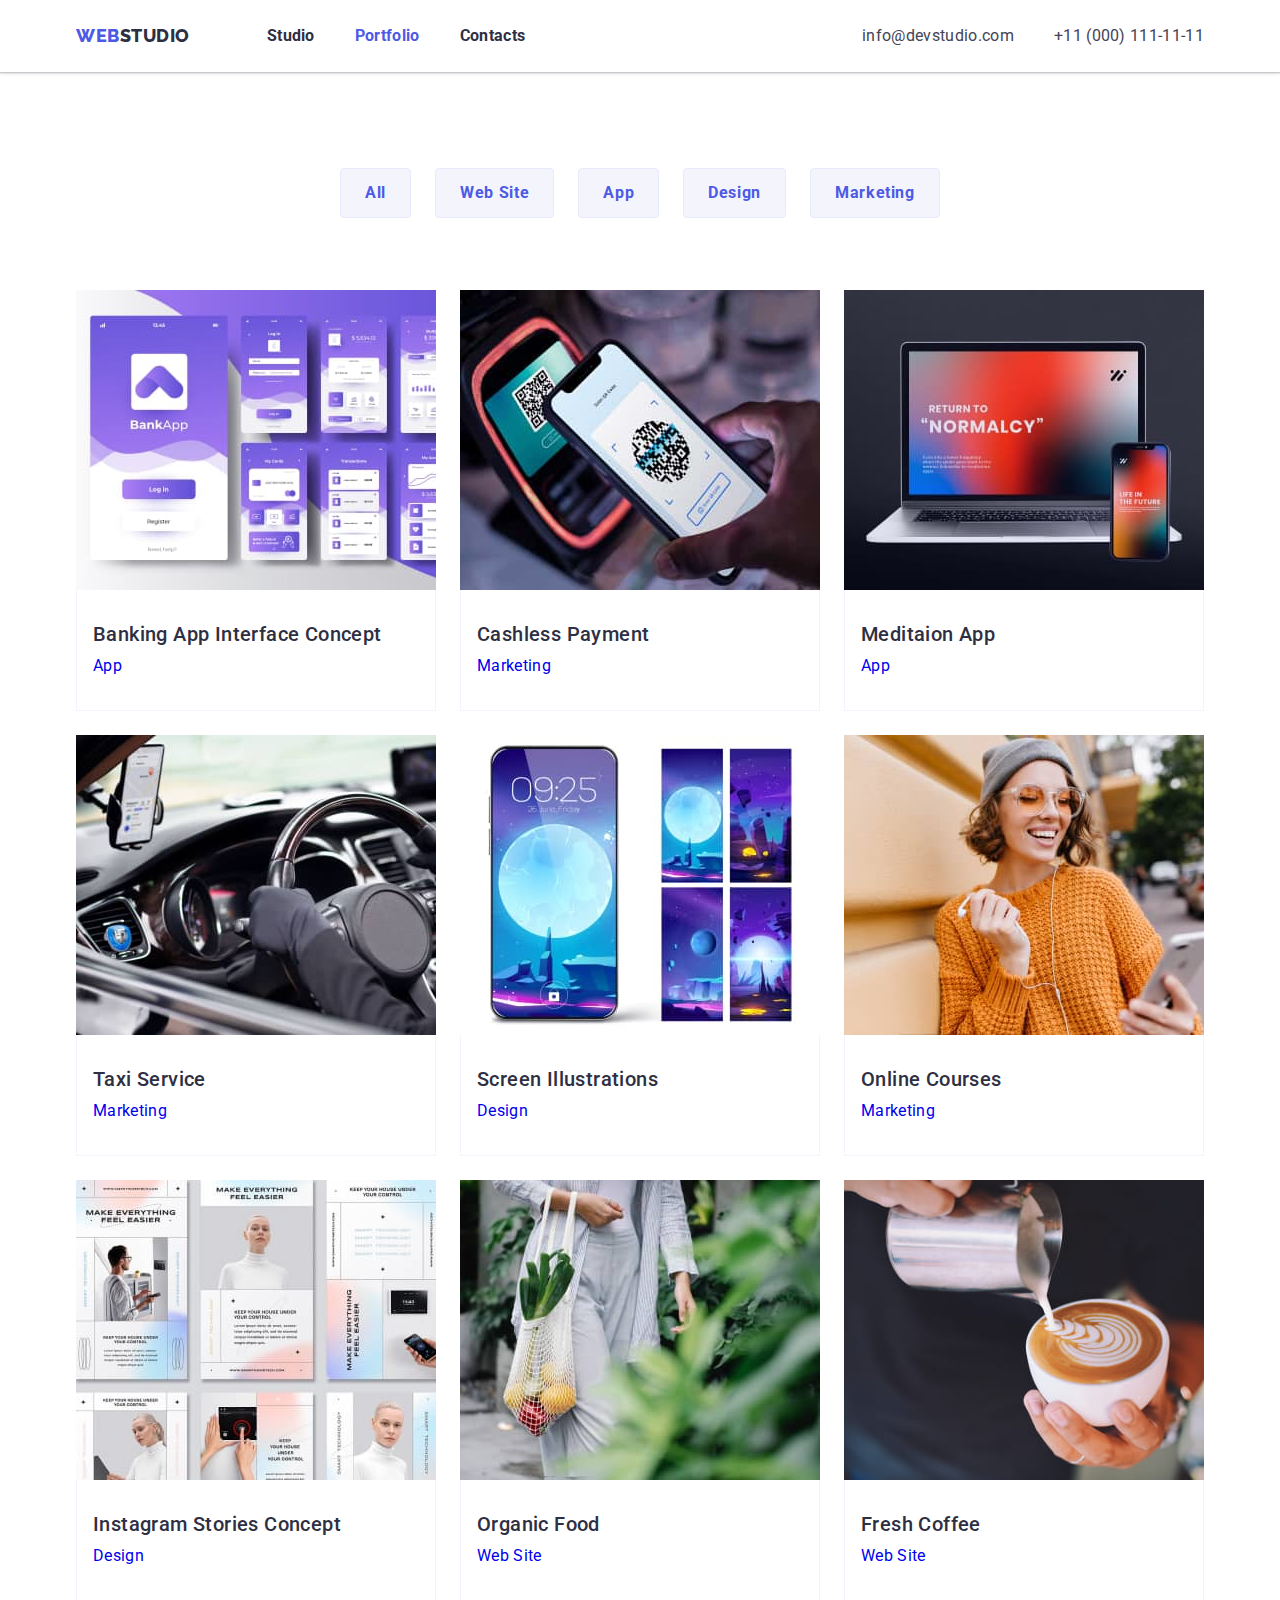
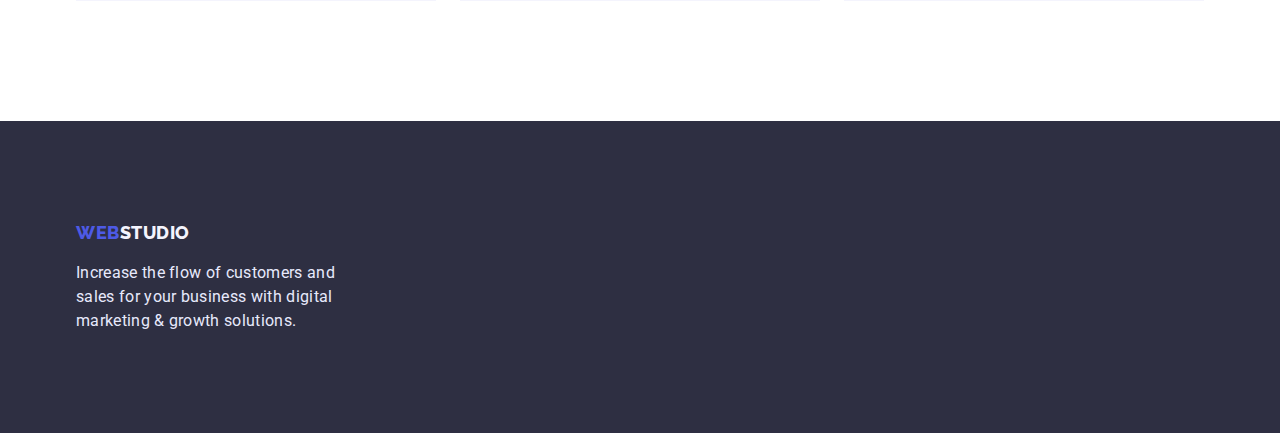
<file: portfolio.html>
<!DOCTYPE html>
<html lang="en">
	<head>
		<meta charset="UTF-8" />
		<meta http-equiv="X-UA-Compatible" content="IE=edge" />
		<meta name="viewport" content="width=device-width, initial-scale=1.0" />
		<link rel="preconnect" href="https://fonts.googleapis.com" />
		<link rel="preconnect" href="https://fonts.gstatic.com" crossorigin />
		<link
			href="https://fonts.googleapis.com/css2?family=Raleway:wght@700;800&family=Roboto:wght@400;500;700;900&display=swap"
			rel="stylesheet"
		/>
		<link
			rel="stylesheet"
			href="https://cdnjs.cloudflare.com/ajax/libs/modern-normalize/1.1.0/modern-normalize.min.css"
		/>
		<link rel="stylesheet" href="./css/style.css" />
		<title>studio</title>
	</head>

	<body>
		<header class="header">
			<!-- navigation -->

			<div class="conteiner">
				<a class="logo link" href="./index.html"><span class="prymary-brand">Web</span>Studio</a>

				<nav class="main-nav">
					<ul class="site-nav list">
						<li class="nav-list">
							<a class="nav-link link" href="./index.html">Studio</a>
						</li>

						<li class="nav-list">
							<a class="nav-link link current" href="./portfolio.html">Portfolio</a>
						</li>

						<li class="nav-list link">
							<a class="nav-link link" href="#">Contacts</a>
						</li>
					</ul>
				</nav>

				<!-- contacts  -->

				<ul class="contacts list">
					<li class="contacts-list">
						<a class="contacts-link link" href="mailto:info@devstudio.com">info@devstudio.com</a>
					</li>

					<li class="contacts-list">
						<a class="contacts-link link" href="tel:+110001111111">+11 (000) 111-11-11</a>
					</li>
				</ul>
			</div>
		</header>

		<main>
			<!-- portfolio filter section -->

			<section class="section portfolio">
				<h1 class="visually-hidden">our Services</h1>
				<h2 class="visually-hidden">filter</h2>
				<ul class="filter-nav list">
					<li class="filter-nav-btn">
						<button class="butoon-filter" type="button">All</button>
					</li>

					<li class="filter-nav-btn">
						<button class="butoon-filter" type="button">Web Site</button>
					</li>

					<li class="filter-nav-btn">
						<button class="butoon-filter" type="button">App</button>
					</li>

					<li class="filter-nav-btn">
						<button class="butoon-filter" type="button">Design</button>
					</li>

					<li class="filter-nav-btn">
						<button class="butoon-filter" type="button">Marketing</button>
					</li>
				</ul>

				<!-- portfolio-list -->
				<div class="conteiner">
					<h2 class="visually-hidden">list of services</h2>
					<ul class="portfolio-list list">
						<li class="item">
							<a class="link" href="#"
								><img
									src="./images/portfolio/banking_app.jpg"
									alt="screenshots of the banking application"
									width="360"
									height="300"
								/>
								<div class="list-content">
									<h3 class="portfolio-title title">Banking App Interface Concept</h3>
									<p class="text">App</p>
								</div>
							</a>
						</li>

						<li class="item">
							<a class="link" href="#"
								><img
									src="./images/portfolio/cashless_payment.jpg"
									alt="cell phone by the terminal pay"
									width="360"
									height="300"
								/>
								<div class="list-content">
									<h3 class="portfolio-title title">Cashless Payment</h3>
									<p class="text">Marketing</p>
								</div>
							</a>
						</li>

						<li class="item">
							<a class="link" href="#">
								<img src="./images/portfolio/meditaion_app.jpg" alt="laptop and phone" width="360" height="300" />
								<div class="list-content">
									<h3 class="portfolio-title title">Meditaion App</h3>
									<p class="text">App</p>
								</div>
							</a>
						</li>

						<li class="item">
							<a class="link" href="#"
								><img src="./images/portfolio/taxi_service.jpg" alt="car interior" width="360" height="300" />
								<div class="list-content">
									<h3 class="portfolio-title title">Taxi Service</h3>
									<p class="text">Marketing</p>
								</div>
							</a>
						</li>

						<li class="item">
							<a class="link" href="#"
								><img src="./images/portfolio/screen_illustrations.jpg" alt="phone screen" width="360" height="300" />
								<div class="list-content">
									<h3 class="portfolio-title title">Screen Illustrations</h3>
									<p class="text">Design</p>
								</div>
							</a>
						</li>

						<li class="item">
							<a class="link" href="#"
								><img src="./images/portfolio/online_courses.jpg" alt="girl with headphones" width="360" height="300" />
								<div class="list-content">
									<h3 class="portfolio-title title">Online Courses</h3>
									<p class="text">Marketing</p>
								</div>
							</a>
						</li>

						<li class="item">
							<a class="link" href="#"
								><img src="./images/portfolio/instagram_stories.jpg" alt="stories_instagram" width="360" height="300" />
								<div class="list-content">
									<h3 class="portfolio-title title">Instagram Stories Concept</h3>
									<p class="text">Design</p>
								</div>
							</a>
						</li>

						<li class="item">
							<a class="link" href="#"
								><img src="./images/portfolio/organik_food.jpg" alt="vegetables in the bag" width="360" height="300" />
								<div class="list-content">
									<h3 class="portfolio-title title">Organic Food</h3>
									<p class="text">Web Site</p>
								</div>
							</a>
						</li>

						<li class="item">
							<a class="link" href="#"
								><img src="./images/portfolio/coffee.jpg" alt="cup of coffee" width="360" height="300" />
								<div class="list-content">
									<h3 class="portfolio-title title">Fresh Coffee</h3>
									<p class="text">Web Site</p>
								</div>
							</a>
						</li>
					</ul>
				</div>
			</section>
		</main>

		<footer class="footer">
			<div class="conteiner">
				<!-- summary -->

				<div class="summary">
					<a class="logo link" href="./index.html"><span class="prymary-brand">Web</span>Studio</a>
					<p class="text">
						Increase the flow of customers and sales for your business with digital marketing & growth solutions.
					</p>
				</div>
			</div>
		</footer>
	</body>
</html>
</file>
<file: css/style.css>
*,
*::before,
*::after {
	box-sizing: border-box;
}

h1,
h2,
h3,
h4,
h5,
h6,
p,
ul {
	margin: 0;
	padding: 0;
}

:root {
	--Focused-link-color: #4d5ae5;
	--button-active-color: #404bbf;
	--Headings-color: #2e2f42;
	--Success-messages-color: #31d0aa;
	--Body-text-color: #434455;
	--Helper-text-color: #8e8f99;
	--Subtle-backgrounds-color: #e7e9fc;
	--backgrounds-Light-color: #f4f4fd;
	--bg-white-color: #ffffff;
	--card-set-gap: 24px;
}

/* ============== param ============ */

body {
	background-color: var(--bg-white-color);
	color: var(--Body-text-color);
	font-family: Roboto, Verdana, Geneva, Tahoma, sans-serif;
	font-size: 16px;
	margin: 0;
	padding: 0;
}

img {
	display: block;
	width: 100%;
	height: auto;
}

.text {
	line-height: 1.5;
	letter-spacing: 0.02em;
}

.list {
	list-style: none;
	display: flex;
	flex-wrap: wrap;
}

.link {
	text-decoration: none;
}

.title {
	color: var(--Headings-color);
	font-weight: 500;
	letter-spacing: 0.02em;
}

.conteiner {
	display: flex;
	flex-wrap: wrap;
	justify-content: space-between;
	align-items: center;
	width: 1158px;
	padding: 0 15px 0 15px;
	margin: auto;
	padding: auto;
}

.visually-hidden {
	position: fixed;
	transform: scale(0);
}

.logo {
	font-family: Raleway, sans-serif;
	font-weight: 800;
	font-size: 18px;
	line-height: 1.33;
	letter-spacing: 0.03em;
	text-transform: uppercase;
}

/* ==================== header ==================== */

.header {
	box-shadow: 0px 2px 1px rgba(46, 47, 66, 0.08), 0px 1px 1px rgba(46, 47, 66, 0.16), 0px 1px 6px rgba(46, 47, 66, 0.08);
}

.conteiner > .logo {
	color: var(--Headings-color);
	margin-right: 77px;
	padding: 24px 0;
}

.prymary-brand {
	color: var(--Focused-link-color);
}

.main-nav {
	margin-right: auto;
}

.site-nav .nav-list + .nav-list {
	margin-left: 40px;
}

.nav-link {
	color: var(--Headings-color);
	font-weight: 700;
	padding: 24px 0;
	line-height: 1.5;
	letter-spacing: 0.02em;
}

.nav-link:hover,
.nav-link:focus {
	color: var(--Body-text-color);
}

.nav-link:active {
	color: var(--Focused-link-color);
}

.current {
	color: var(--Focused-link-color);
}

/* ===== contacts=====  */

.contacts-list {
	padding: 24px 0;
	line-height: 1.5;
	letter-spacing: 0.02em;
}

.contacts .contacts-list + .contacts-list {
	margin-left: 40px;
}

.contacts-link {
	color: var(--Body-text-color);
	padding: 24px 0;
}

.contacts-link:hover,
.contacts-link:focus {
	color: var(--Focused-link-color);
}

.contacts-link:active {
	color: var(--Focused-link-color);
}

/*=========================== hero ===================== */

.hero {
	padding: 192px 0;
	background-color: var(--Headings-color);
}

.hero .title {
	text-align: center;
	color: var(--bg-white-color);
	font-size: 56px;
	line-height: 1.07;
	margin: 0 auto;
	width: 496px;
	margin-bottom: 48px;
}

.button-order {
	display: block;
	background-color: var(--Focused-link-color);
	color: var(--bg-white-color);
	font-family: inherit;
	font-weight: 500;
	line-height: 1.19;
	letter-spacing: 0.04em;
	margin: 0 auto;
	cursor: pointer;
	border-style: none;
	border-radius: 4px;
	box-shadow: 0px 4px 4px 0px #00000026;

	padding: 16px 32px;
}

.button-order:hover,
.button-order:focus {
	background-color: var(--Focused-link-color);
}

.button-order:active {
	background-color: var(--button-active-color);
}

/* ===== section-feature ===== */

.list-title {
	font-weight: 600;
	font-size: 20px;
	line-height: 1.2;
	margin-bottom: 8px;
}

.section-feature {
	padding: 120px 0 120px 0;
}

.feature-list {
	margin-left: calc(-1 * var(--card-set-gap));
}

.feature-list > .item {
	flex-basis: calc(100% / 4 - var(--card-set-gap));
	margin-left: var(--card-set-gap);
}

/* ===== section specialization ===== */

.section.specialization {
	padding-bottom: 120px;
}

.specialization-title {
	margin: 0 auto;
	font-size: 36px;
	line-height: 1.11;
	text-transform: capitalize;
	margin-bottom: 72px;
}

.specialization-list {
	margin-left: calc(-1 * var(--card-set-gap));
}

.specialization-list > .item {
	flex-basis: calc(100% / 3 - var(--card-set-gap));
	margin-left: var(--card-set-gap);
}

/* ===== section our team ===== */

.section.team {
	background-color: var(--backgrounds-Light-color);
	padding-top: 120px;
	padding-bottom: 120px;
}

.team-title {
	margin: 0 auto;
	font-size: 36px;
	line-height: 1.11;
	text-transform: capitalize;
	margin-bottom: 72px;
}

.team-list {
	margin-left: calc(-1 * var(--card-set-gap));
}

.team-list > .card {
	background-color: var(--bg-white-color);
	text-align: center;

	flex-basis: calc(100% / 4 - var(--card-set-gap));
	margin-left: var(--card-set-gap);
}

.card-content {
	padding: 32px 16px;
}

.card-title {
	font-size: 20px;
	line-height: 1.2;
	margin-bottom: 8px;
}

/* ================ footer ============= */

.footer {
	background-color: var(--Headings-color);
	padding: 100px 0;
}

.summary {
	color: var(--Subtle-backgrounds-color);
	width: 264px;
}

.footer .logo {
	color: var(--backgrounds-Light-color);
	display: block;
	margin-bottom: 16px;
}

/* =================== portfolio ==================== */

.section.portfolio {
	padding-top: 96px;
	padding-bottom: 120px;
}

/* ===== portfolio filter ===== */

.filter-nav {
	justify-content: center;
	margin: auto;
	margin-bottom: 72px;
}

.filter-nav .filter-nav-btn + .filter-nav-btn {
	margin-left: 24px;
}

.butoon-filter {
	background-color: var(--backgrounds-Light-color);
	color: var(--Focused-link-color);
	font-family: inherit;
	font-weight: 700;
	line-height: 1.5;
	letter-spacing: 0.04em;

	border: 1px solid var(--Subtle-backgrounds-color);
	border-radius: 4px;
	cursor: pointer;

	padding: 12px 24px;
}

.butoon-filter:hover,
.butoon-filter:focus {
	background-color: var(--Focused-link-color);
	color: var(--bg-white-color);
}

.butoon-filter:active {
	background-color: var(--Focused-link-color);
	color: var(--bg-white-color);
}

/* ===== portfolio list ===== */

.portfolio-list {
	margin-bottom: calc(-1 * var(--card-set-gap));
	margin-left: calc(-1 * var(--card-set-gap));
}

.portfolio-list > .item {
	flex-basis: calc(100% / 3 - 2 var(--card-set-gap));

	margin-bottom: var(--card-set-gap);
	margin-left: var(--card-set-gap);
}

.list-content {
	padding: 32px 16px;
	border: 0.5px solid var(--backgrounds-Light-color);
	border-top: none;
}

.portfolio-title {
	font-size: 20px;
	line-height: 1.2;
	margin-bottom: 8px;
}
</file>
